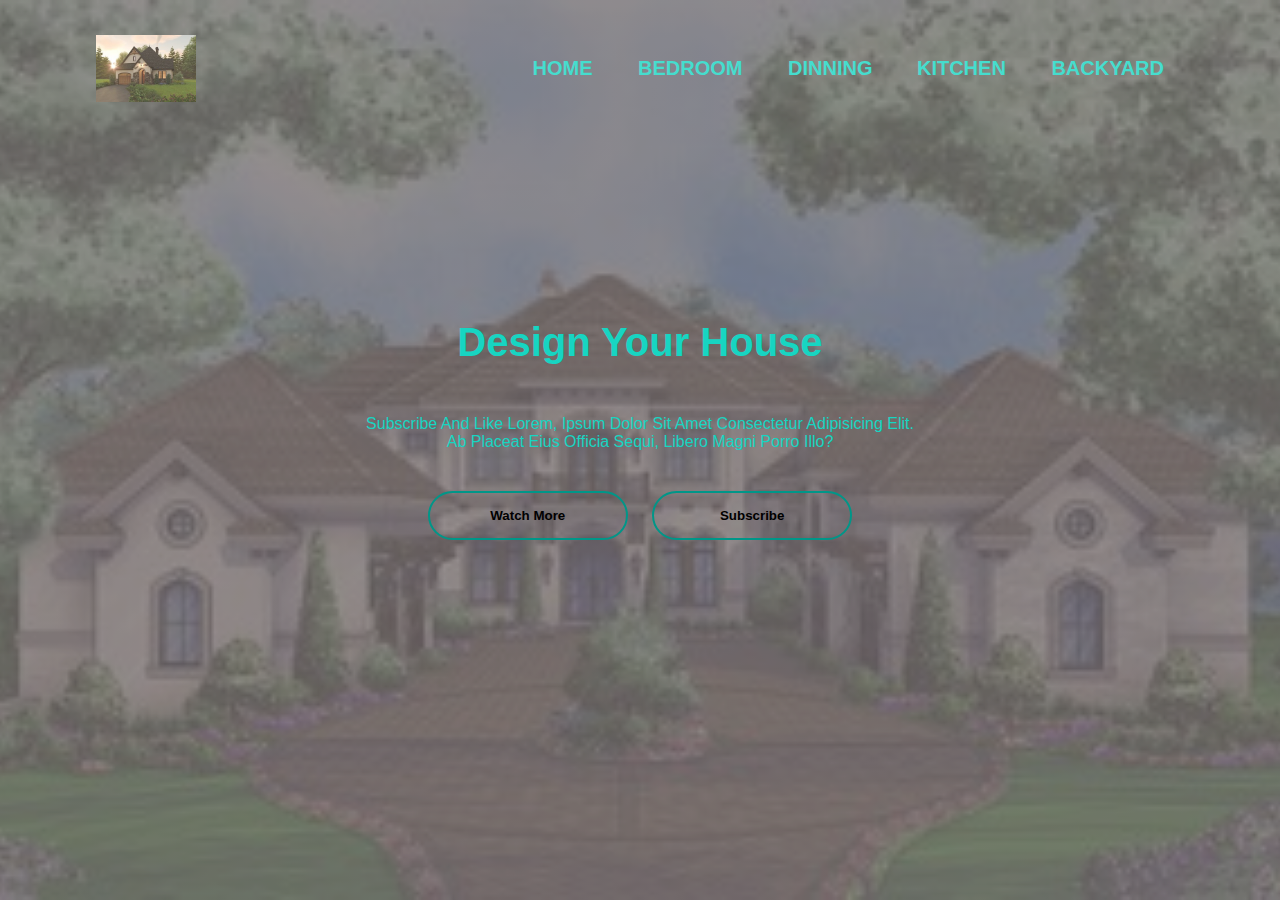
<file: Home page/index.html>
<!DOCTYPE html>
<html lang="en">
<head>
    <meta charset="UTF-8">
    <meta http-equiv="X-UA-Compatible" content="IE=edge">
    <meta name="viewport" content="width=device-width, initial-scale=1.0">
    <title> Homepage Demo</title>
    <link rel="stylesheet" href="style.css">
</head>
<body>
    <div class="banner">
        <div class="navbar">
            <img src="./images/logo.jpg" alt="logo" class="logo">
            <ul>
                <li>
                    <a href="#"> home </a>
                    <a href="#"> bedroom </a>
                    <a href="#"> dinning</a>
                    <a href="#"> kitchen </a>
                    <a href="#"> backyard </a>
                </li>
            </ul>
        </div>
    </div>
   
    <div class="content">
        <h1>design your house </h1>
        <p>subscribe and like Lorem, ipsum dolor sit amet consectetur adipisicing elit.<br>  Ab placeat eius officia sequi, libero magni porro illo?</p>
        <div>
            <button type="menu"> <span></span> watch more </button>
            <button type="button"> <span></span> subscribe </button>
        </div>
    </div>
</body>
</html>
</file>
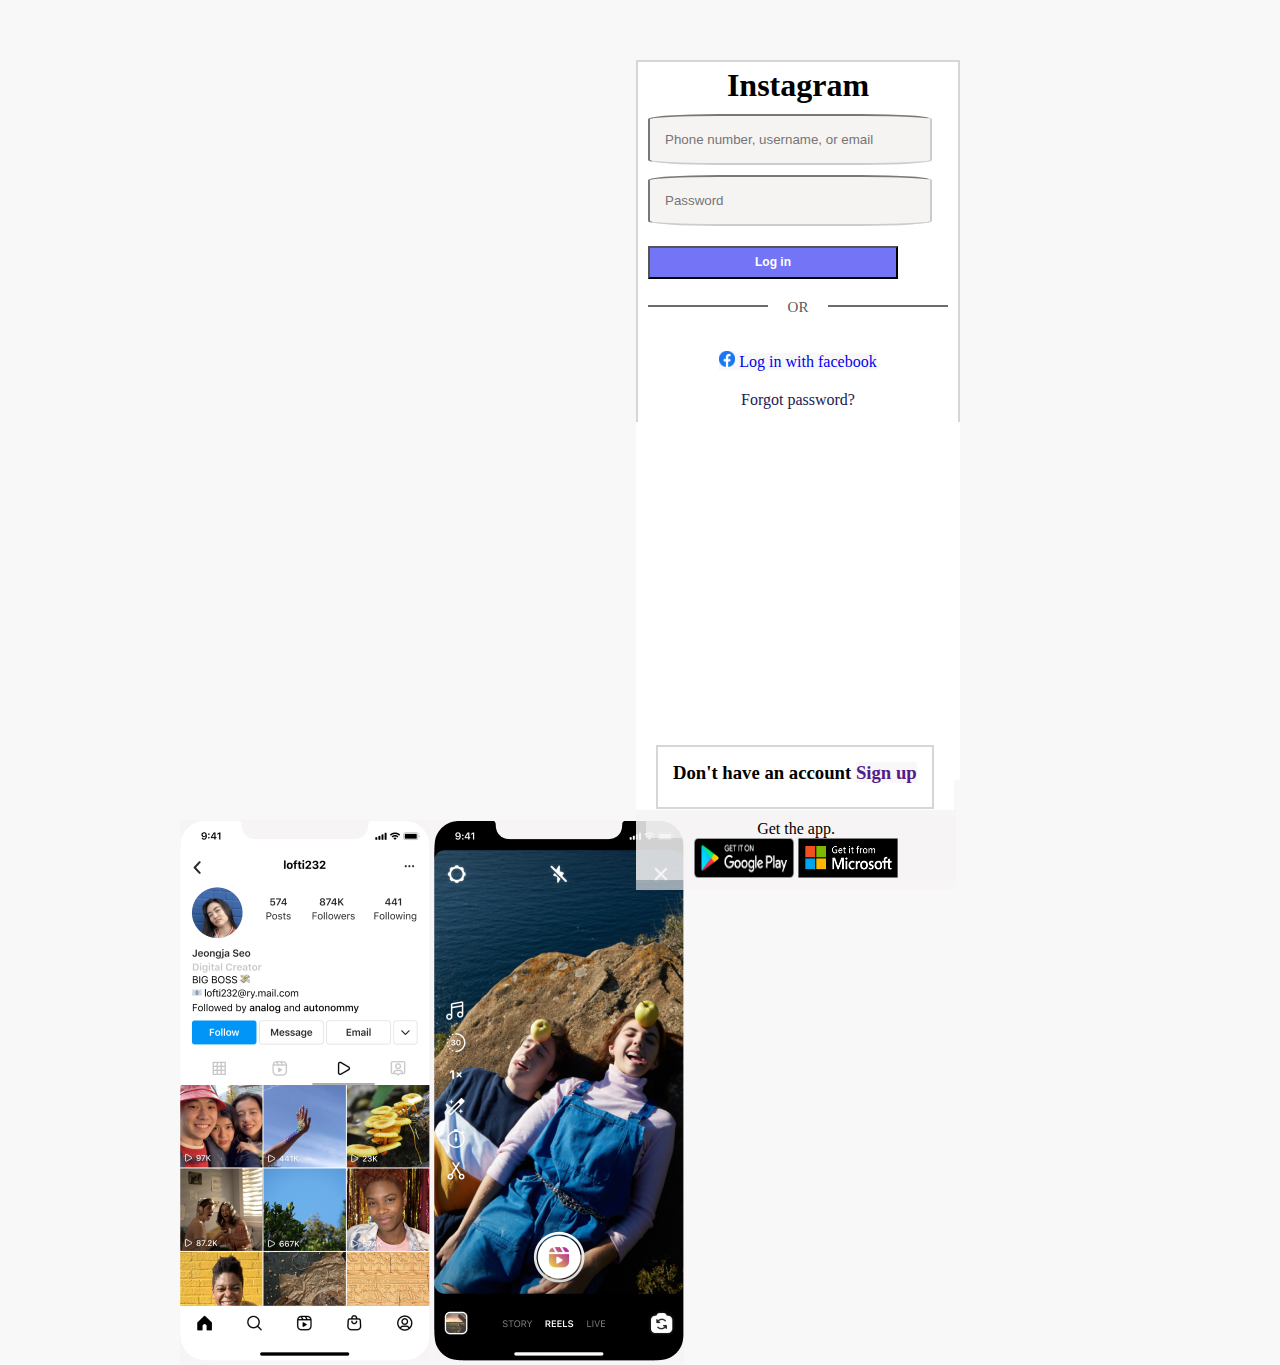
<file: Instagram Login  page/index.html>
<!DOCTYPE html>
<html lang="en">
<head>
    <meta charset="UTF-8">
    <meta http-equiv="X-UA-Compatible" content="IE=edge">
    <meta name="viewport" content="width=device-width, initial-scale=1.0">
    <title> INSTAGRAM </title>
    <link rel="stylesheet" href="style.css">


</head>
<body>
  <div class="main">
    <div class="one">
        <div class="two">
            <div id="insta"> <h1> Instagram </h1> </div>
            <input type="text" class="email" placeholder="Phone number, username, or email">
            <input type="password" class="pass" placeholder="Password">
            <button> Log in </button>
            <p class="or"> OR </p>
            <div class="three">
              <p id="flog" >  <a href="#"> <img src="./favicon.png" alt="fb" class="fb"> Log in with facebook </a> </p>
              <p id="fpas" > Forgot password? </p> 
            </div>
        </div>
    </div>
     <div class="main2">
        <div class="four">
        <h3> Don't have an account <a href=""> Sign up </a> </h3>
        </div>
    </div>
    <div class="last">
      <div class="end">
        <p> Get the app. </p>
        <img src="./googplay.png" alt="gplay" class="store">
        <img src="./ms.png" alt="ms" class="store">
      </div>
    </div>
  </div>    

  
  <div class="pic">
    <div class="leftbr">
      <img src="./screenshot3.png" alt="pic1">
      <img src="./screenshot4.png" alt="pic2">
    </div>
  </div>

</body>
</html>
</file>
<file: Home page/style.css>
*{
    margin: 0;
    padding: 0;
    font-family: sans-serif;
}
.banner{
    width: 100%;
    height: 100vh;
    background-position: center;
    background-size: cover;
    background-image: linear-gradient( to bottom, rgba(77, 66, 66, 0.75),rgba( 77,66,66,0.75)),
     url(./images/backgrd.jpg);  
    opacity: 0.8;  
}
.navbar{
    width: 85%;
    margin: auto;
    padding: 35px 0;
    display: flex;
    align-items: center;
    justify-content: space-between;
}
.logo{
    width: 100px;
    cursor: pointer;
}
.navbar ul li {
    display: inline-block;
    text-decoration: none;
}
.navbar ul li a{
    text-decoration: none;
    color: #17d5c2;
    text-transform: uppercase;
    text-decoration: none;
    font-size: 20px ;
    font-weight: 600;
    margin: 0 20px;
    justify-content: space-evenly;

}
.navbar ul li::after{
    content: icon;
    height: 3px;
    width: 100%;
    position: absolute;
    background: #009688;
    left: 0;
    bottom: -10;
    transition: 0.75s;
}
.navbar ul li:hover::after{
width: 100%;
}
.content{
    width: 100%;
    position: absolute;
    top: 30%;
    text-align: center;
    transform: translateY(-50);
    color: #17d5c2;
    text-transform: capitalize;
}
h1{
    font-size: 40px;
    margin: 50px;
}
p{
    font-weight: 100;
    margin: 20px auto;
}
button{
    text-transform: capitalize;
    width: 200px;
    padding: 15px 0;
    text-align: center;
    margin: 20px 10px ;
    border-radius: 25px;
    font-weight: bolder;
    border: 2px solid #009688;
    background: transparent;
    cursor: pointer;
    position: relative;
}
span{
    width: 0;
    height: 100%;
    border-radius: 25px;
    background: #009688;
    left: 0;
    bottom: 0;
    position: absolute;
    z-index: -1;
    transition: 0.5s;
}

button:hover span{
    width: 100%;
}
button:hover{
    border: none;
}
</file>
<file: Instagram Login  page/style.css>
*{
    margin: 0;
    padding: 0;
    background-color: rgba(245, 244, 244, 0.624)
}
body{
    background-color: rgba(245, 244, 244, 0.624)
   
}
h1,h3 {
    background-color: white;
}
h3{
    padding: 15px;
}
.one{
    background-color: white;
    border: 2px solid  #cccc;
    justify-content: center;
    font-family: cursive;
    cursor: pointer;
}
.two{
    background-color: white;
}
.main{
    height: 80vh;
    float: right;
    margin-top: 60px;
    margin-right: 320px;
    background-color: white;    
}
.main2{
    height: 70px;
    padding: 10px;
    float: right;
    position: absolute;
    bottom: 85px;
    text-align: center;
    font-family: 'Times New Roman', Times, serif;
    background-color: white;
}

#insta{
    height: 5ex;
    width: 20pc;
    text-align: center;
    margin-top: 05px;
    background-color: white;
    color: rgb(var(--ig-primary-text));
}

input{
    display: flex;
    width: 250px;
    height: 5ch;
    padding: 5px 15px;
    margin: 10px;
    background-color: rgb(246, 243, 243);
    border-color: transparent ;
    border-spacing: 20px;
    font-family:  Helvetica, sans-serif;
}

.email{
    border-radius:25% 10%;
     -moz-border-radius: 25% 10%;
     -webkit-border-radius: 25% 10%;
    border-color: #ccc ;
}

.pass{
    border-color: #ccc;
    border-radius: 25% 10%;
        -moz-border-radius: 25% 10%;
        -webkit-border-radius: 25% 10%;
}

button{
    color: white;
    background-color: rgb(116, 116, 246);
    height: 5ch;
    width: 250px;
    padding: 5px;
    font-weight: bold;
    position: relative;
    margin: 10px;
    font-family:  Helvetica, sans-serif;
    font-size: 12px;
}

.or{
    margin: 10px;
    position: relative;
    text-align: center;
    font-size: 15px;
    color: rgb(92, 90, 90);
    background-color: white;
}
.or::before{
    content: "";
    display: block;
    width: 120px;
    height: 2px;
    position: absolute;
    top: 35%;
    left: 0px;
    background-color:  rgb(109, 108, 108);
}

.or::after{
    content: " ";
    display: block;
    width: 120px;
    height: 2px;
    position: absolute;
    top: 35%;
    right: 0px;
    background-color:  rgb(109, 108, 108);
}

.three {
    height: 10ex;
    text-align: center;
    margin-top: 30px;
    background-color: white;
}
.four{
    height: 60px;
    margin: 10px;
    border: 2px solid  #cccc;
    background-color: white;
    text-align: center;
}
.fb{
    height: 16px;
}

a{
    text-decoration: none;
}
a:active{
    background-color: aqua;
}
a:hover{
    background-color: slateblue;
}

#flog{
    padding: 5px;
    background-color: white;

}
#fpas{
    color: rgb(33, 33, 83);
    padding: 15px;
    background-color: white;
}

.leftbr{
 float: left;
 margin-top: 40px;
 margin-left: 180px;
}

.store{
    width: 100px;
    height: 40px;
}
.last{
    height: 70px;
    float: right;
    position: absolute;
    bottom: 20px;
    text-align: center;
    font-family: 'Times New Roman', Times, serif;

}

.end{
    justify-content: center;
    width: 300px;
    height: 60px;
    padding: 10px;
}
</file>
